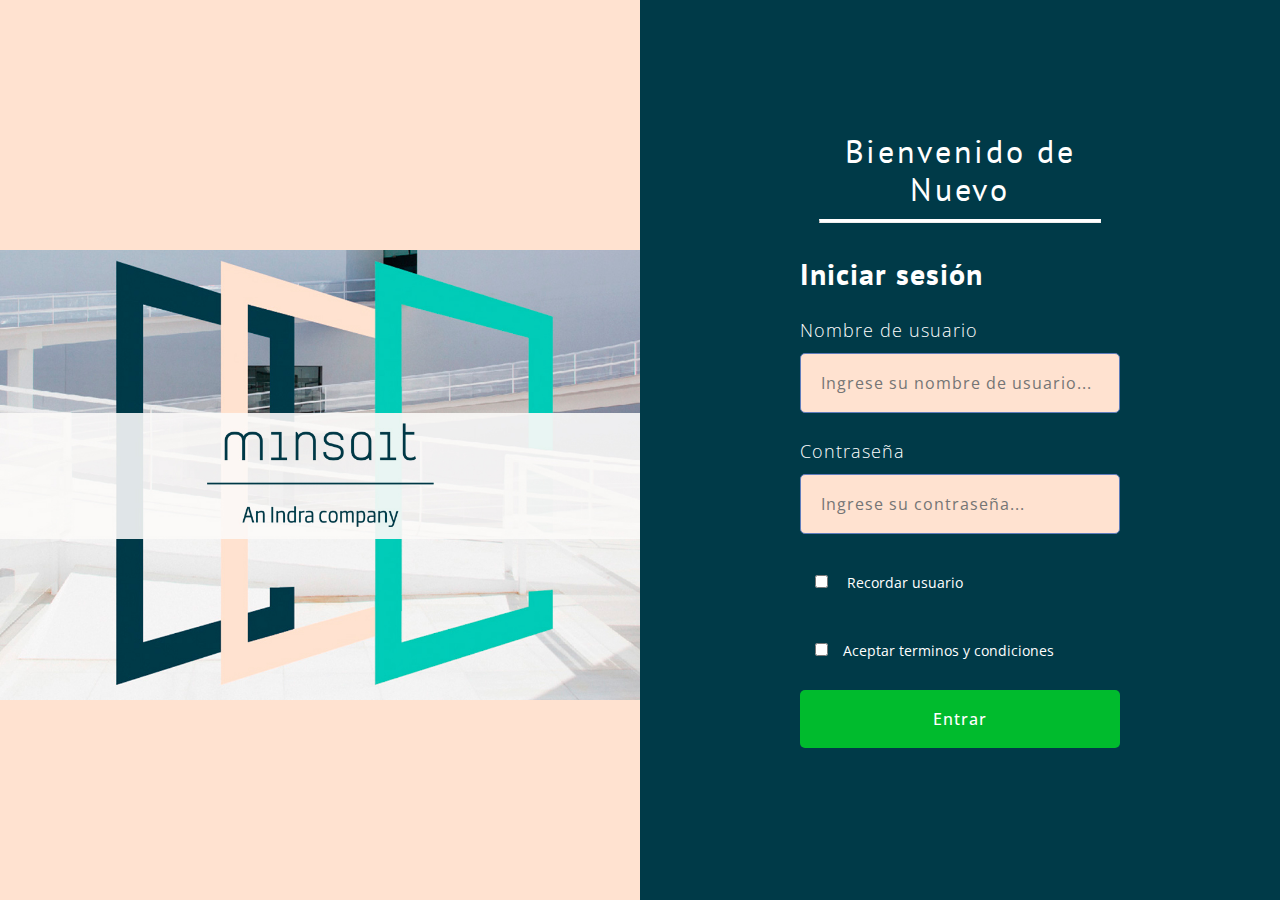
<file: index.html>
<!DOCTYPE html>
<html lang="en">
    <head>
        <meta charset="UTF-8">
        <meta name="viewport" content="width=device-width, initial-scale=1.0">
        <title>Iniciar Sesión</title>
        <meta name="description" content="Página web de para Bakindra">
    
        <!-- Prefetch -->
    
        <!-- Preload -->
        <link rel="preload" href="css/normalize.css" as="style">
        <link rel="stylesheet" href="css/normalize.css">
    
        <link rel="preload" href="https://fonts.googleapis.com/css2?family=Open+Sans&family=PT+Sans:wght@400;700&display=swap"  crossorigin="crossorigin" as="font">
        <link href="https://fonts.googleapis.com/css2?family=Open+Sans&family=PT+Sans:wght@400;700&display=swap" rel="stylesheet">
        
        <link rel="preload" href="css/estilos.css" as="style">
        <link rel="stylesheet" href="css/estilos.css">
    </head>
<body>
    <div class="container">
        <div class="container__image">
            <img src="img/MINSAIT.jpg" alt="imagen-login" class="img-bg">
        </div>
    
        <div class="content-data">
            
            <div class="formulario">
                <div class="formulario__text">
                    <h3 class="centrar-texto centrar-texto--o">Bienvenido  de  Nuevo</h3>
                    <hr class="contenedor__line"/>
                </div>
          
                <h2>Iniciar sesión</h2>
                <form method="get" action="bienvenida.html">
                    <div class="formulario__campos">
                        <span>Nombre de usuario</span>
                        <input class="formulario__input" type="text" name="" placeholder="Ingrese su nombre de usuario...">
                    </div>
                    <div class="formulario__campos">
                        <span>Contraseña</span>
                        <input class="formulario__input" type="password" name="" placeholder="Ingrese su contraseña...">
                    </div>
                    <div class="formulario__remember">
                        <label for=""><input type="checkbox" class="remember__check"><span class="remember__text"> Recordar usuario</span></label>
                    </div>
                    <div class="formulario__remember">
                        <label for=""><input type="checkbox" class="remember__check"><span class="remember__text">Aceptar terminos y condiciones</span> </label>
                    </div>
                    <div class="formulario__campos">
                        <input type="submit" name="" class="formulario__btn" value="Entrar">
                    </div>
                </form>
            </div>
        </div>
    </div>
</body>
</html>
</file>
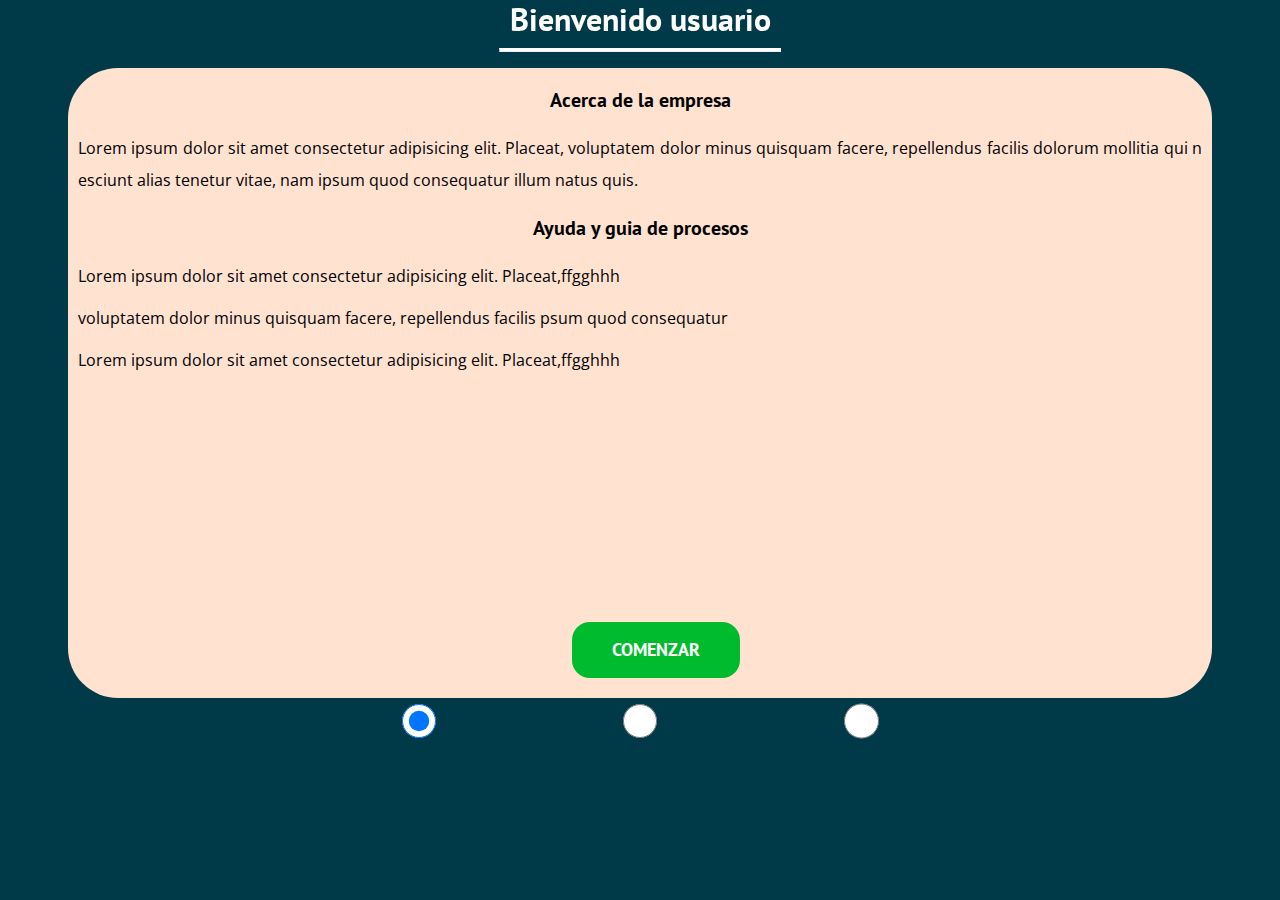
<file: bienvenida.html>
<!DOCTYPE html>
<html lang="en">
    <head>
        <meta charset="UTF-8">
        <meta name="viewport" content="width=device-width, initial-scale=1.0">
        <title>Bienvenida</title>
        <meta name="description" content="Página web de para Bakindra">
    
        <!-- Prefetch -->
       
    
        <!-- Preload -->
        <link rel="preload" href="css/normalize.css" as="style">
        <link rel="stylesheet" href="css/normalize.css">
    
        <link rel="preload" href="https://fonts.googleapis.com/css2?family=Open+Sans&family=PT+Sans:wght@400;700&display=swap"  crossorigin="crossorigin" as="font">
        <link href="https://fonts.googleapis.com/css2?family=Open+Sans&family=PT+Sans:wght@400;700&display=swap" rel="stylesheet">
        
        <link rel="preload" href="css/estilos.css" as="style">
        <link rel="stylesheet" href="css/estilos.css">
    </head>
<body>
    <div class="container">
        <div class="centrar-texto centrar-texto--bienvenida">
            <h3>Bienvenido usuario </h3>
            <hr class="contenedor__line"/>
        </div>    
       <!--  <div class="container__bienvenida"> -->
        <div class="main-p">
            <div class="textos centrar-texto">
                <div class="texto__paragraph">
                    <h3 class="texto__heading">Acerca de la empresa</h3>
                    <p>Lorem ipsum dolor sit amet consectetur adipisicing elit. Placeat, voluptatem dolor minus quisquam facere, repellendus facilis dolorum mollitia qui nesciunt alias tenetur vitae, nam ipsum quod consequatur illum natus quis.</p>
                </div>
                <div class="texto__paragraph">
                    <h3 class="texto__heading">Ayuda y guia de procesos</h3>
                    <p>Lorem ipsum dolor sit amet consectetur adipisicing elit. Placeat,ffgghhh</p> 
                    <p>voluptatem dolor minus quisquam facere, repellendus facilis psum quod consequatur </p>
                    <p>Lorem ipsum dolor sit amet consectetur adipisicing elit. Placeat,ffgghhh</p> 
                   
                </div>
                <div class="botones">
                    <a href="inicio.html" class="boton" >Comenzar</a>
                </div>
            </div>
            <div class="container__radios">
                <input type="radio" name="menu-content" checked="checked" class="radio-btn" value="valu1">
                <input type="radio" name="menu-content" class="radio-btn" value="valu2">
                <input type="radio" name="menu-content" class="radio-btn" value="valu3">
            </div>
        </div>
        
       
    </div>
</body>
</html>
</file>
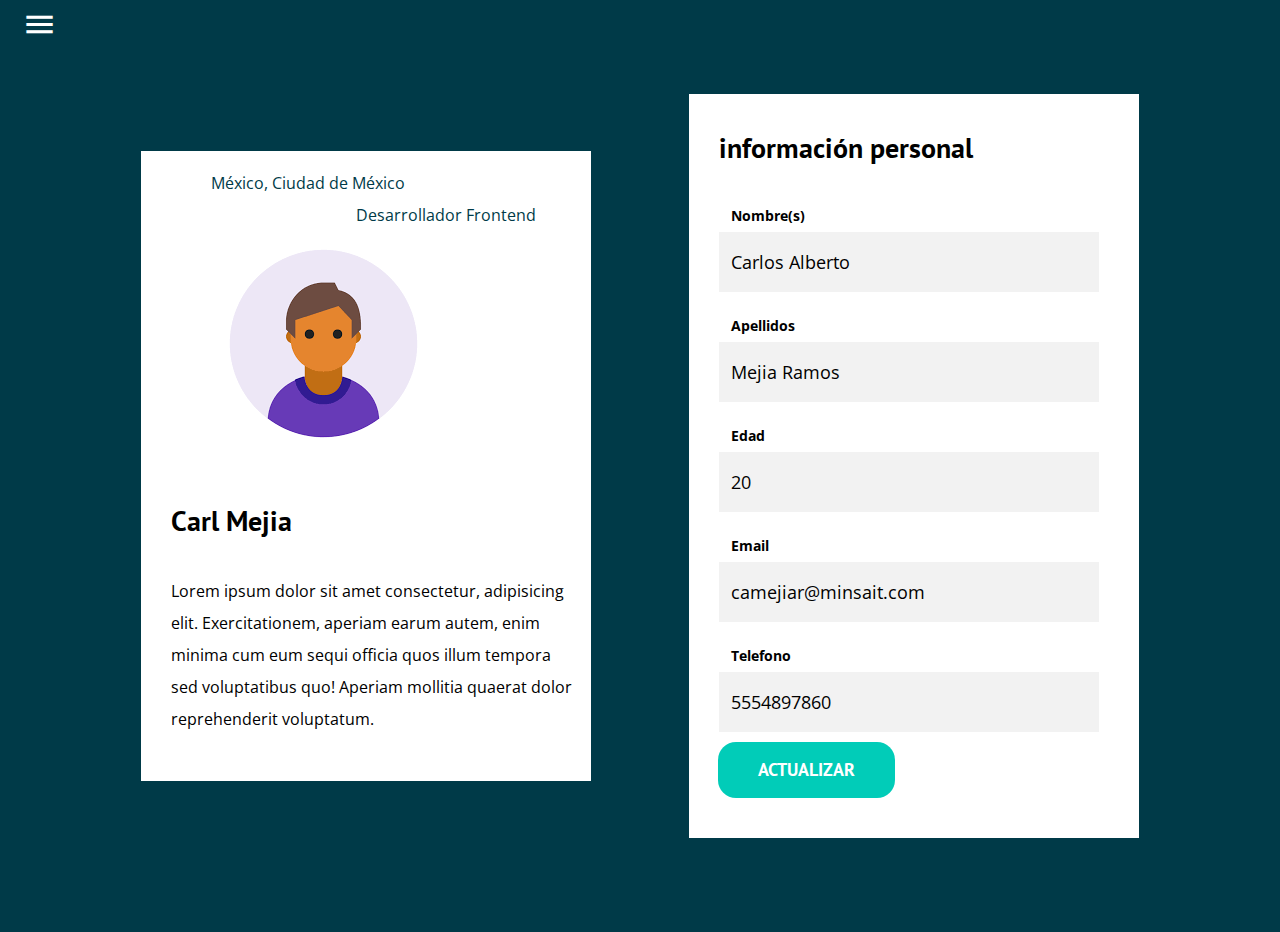
<file: perfil.html>
<!DOCTYPE html>
<html lang="en">
<head>
    <head>
        <meta charset="UTF-8">
        <meta http-equiv="X-UA-Compatible" content="IE=edge">
        <meta name="viewport" content="width=device-width, initial-scale=1.0">
        <title>Mi perfil</title>
        <link rel="stylesheet" href="https://fonts.googleapis.com/icon?family=Material+Icons">
        <!-- Preload -->
        <link rel="preload" href="css/normalize.css" as="style">
        <link rel="stylesheet" href="css/normalize.css">
            
        <link rel="preload" href="https://fonts.googleapis.com/css2?family=Open+Sans&family=PT+Sans:wght@400;700&display=swap"crossorigin="crossorigin" as="font">
        <link href="https://fonts.googleapis.com/css2?family=Open+Sans&family=PT+Sans:wght@400;700&display=swap" rel="stylesheet">
                
        <link rel="preload" href="css/estilos.css" as="style">
        <link rel="stylesheet" href="css/estilos.css">
    </head>
</head>
<body>
    <input type="checkbox" id="check">
    <label for="check">
        <i class="material-icons" id="icon-menu">menu</i>
        <i class="material-icons" id="icon-close">cancel</i>
    </label>
    <div class="sidebar">
        <header>Bankidra</header>
        <ul>
           <li>
            <a href="inicio.html" class="dropdown-btn">
                <i class="material-icons">home</i>
                Inicio
                <i class="material-icons" id="arrow-icon">keyboard_arrow_down</i>
              </a>
              <div class="dropdown-container">
                <a href="inicio.html"><i class="material-icons">dashboard</i>
                    Inicio
                </a>
           </li>
           <li>
            <a class="dropdown-btn">
                <i class="material-icons">people_alt</i>
                Aspirantes
                <i class="material-icons" id="arrow-icon">keyboard_arrow_down</i>
              </a>
              <div class="dropdown-container">
                <a href="aspirantes.html"><i class="material-icons">checklist</i>
                    Lista de Aspirantes
                </a>
           </li>
           <li>
            <a class="dropdown-btn">
                <i class="material-icons">quiz</i>
                Examenes
                <i class="material-icons" id="arrow-icon">keyboard_arrow_down</i>
              </a>
              <div class="dropdown-container">
                <a href="examen.html"><i class="material-icons">format_list_numbered</i>
                    Control de Examenes
                </a>
                <a href="examen.html"><i class="material-icons">checklist</i>
                    Gestión de Examenes
                </a>
           </li>
           <li>
            <a class="dropdown-btn">
                <i class="material-icons">history_edu</i>
                Contratos
                <i class="material-icons" id="arrow-icon">keyboard_arrow_down</i>
              </a>
              <div class="dropdown-container">
                <a href="contratos.html"><i class="material-icons">insert_drive_file
                </i>
                    Contratos
                </a>
           </li>
           <li>
            <a class="dropdown-btn">
                <i class="material-icons">settings</i>
                Configuración
                <i class="material-icons" id="arrow-icon">keyboard_arrow_down</i>
              </a>
              <div class="dropdown-container">
                <a href="configuracion.html"><i class="material-icons">settings_suggest
                </i>
                    Configuración
                </a>
                <a href="info.html"><i class="material-icons">contact_support

                </i>
                    Acerca de
                </a>
                <a href="perfil.html"><i class="material-icons">person</i>
                    Perfil
                </a>
           </li>
        </ul>
    </div>
    <div class="main">
        <div class="card">
            <div class="card__item">
                <div class="card__content">
                    <figure class="card__figure">
                        <span class="card__locate">México, Ciudad de México</span>
                        <span class="card__locate card__locate--right">Desarrollador Frontend</span>
                        <img src="img/user.png" alt="" class="card__img">
                    </figure>
                    
                    <div class="card__texts">
                        <h4 class="card__title">Carl Mejia</h4>
                        <p class="card__paragraph">Lorem ipsum dolor sit amet consectetur, adipisicing elit. Exercitationem, aperiam earum autem, enim minima cum eum sequi officia quos illum tempora sed voluptatibus quo! Aperiam mollitia quaerat dolor reprehenderit voluptatum.</p>
                    </div>
                </div>
            </div>
            <div class="card__item">
                <div class="card__content">
                    <!-- <figure class="card__figure">
                        <img src="" alt="" class="card__img">
                    </figure> -->
                    <div class="card__texts">
                        <h4 class="card__title">información personal</h4>
                        <form class="formulario card__formulario--profile">
                            <label class="formulario__label" for="nombre">Nombre(s)</label>
                            <input class="formulario__input" type="text" id="nombre" value="Carlos Alberto">
                            <label class="formulario__label" for="apellidos">Apellidos</label>
                            <input class="formulario__input"type="text" id="apellidos" value="Mejia Ramos">
                            <label class="formulario__label" for="edad">Edad</label>
                            <input class="formulario__input"type="number" id="edad" value="20">
                            <label class="formulario__label" for="email">Email</label>
                            <input class="formulario__input"type="email" id="email" value="camejiar@minsait.com">
                            <label class="formulario__label" for="email">Telefono</label>
                            <input class="formulario__input"type="number" id="telefono" value="5554897860">
                            <a href="#" class="boton boton--primario">Actualizar</a>
                          </form>
                    </div>
                </div>
            </div>
        </div>
    </div>
    <script src="js/app.js"></script>
</body>
</html>
</file>
<file: css/estilos.css>
:root {
  --fuenteHeading: "PT Sans", sans-serif;
  --fuenteParrafos: "Open Sans", sans-serif;
  --primario: #003a48;
  --secundario: #ffe2d0;
  --azul: #01CCB8;
  --gris: #e1e1e1;
  --blanco: #ffffff;
  --negro: #000000;
  --verde: #008F39;
  --amarillo: #D6CE18;
}
html {
  box-sizing: border-box;
  font-size: 62.5%; /* 1 rem = 10px */
}
*,
*:before,
*:after {
  box-sizing: inherit;
}
body {
  background-color: var(--primario);
  font-family: var(--fuenteParrafos);
  font-size: 1.6rem;
  line-height: 2;
}

.material-icons {
  color: var(--blanco);
}
/** Globales **/
/* .sidenav {
  height: 100%;
  width: 0;
  position: fixed;
  z-index: 1;
  top: 0;
  left: 0;
  background-color: #111;
  overflow-x: hidden;
  padding-top: 60px;
  transition: 0.5s;
} */

.sidebar {
  background: var(--azul);
  position: fixed;
  left: -300px;
  width: 300px;
  height: 100%;
  transition: all .5s ease;
}

.sidebar  ul {
  padding-left: 0;
}

.sidebar header {
  text-transform: uppercase;
  padding-left: 1rem;
  font-size: 30px;
  letter-spacing: 3pt;
  color: var(--blanco);
  line-height: 70px;
  user-select: none;
}

.sidebar ul a {
  display: block;
  height: 100%;
  width: 100%;
  line-height: 65px;
  font-size: 20px;
  color: var(--blanco);
  padding-left: 40px;
  box-sizing: border-box;
  box-shadow: inset 0px 4px 0px rgb(255, 255, 255, 0.25);
  /* border-bottom: 1px solid black; */
  transition: .4s;
}

ul li:hover, .dropdown-btn:hover {
  background: var(--negro);
}

.sidebar ul a i {
  margin-right: 15px;
}

#check {
  display: none;
}

label #icon-menu, label #icon-close {
  position: absolute;
  cursor: pointer;
}

label #icon-menu {
  left: 10px;
  top: 1px;
  font-size: 35px;
  color: var(--blanco);
  padding: 6px 12px;
  transition: all .5s;
}

label #icon-close {
  z-index: 1111;
  left: -195px;
  top: 32px;
  font-size: 30px;
  padding: 4px 9px;
}

#check:checked ~ .sidebar {
  left: 0;
}

#check:checked ~ label #icon-menu {
  left: 250px;
  opacity: 0;
  pointer-events: none;
}

#check:checked ~ label #icon-close {
  left: 195px;
}

#check:checked ~ .section__contenedor {
  margin-left: 250px;
}

.dropdown-container {
  display: none;
  background-color: var(--negro);
  padding-left: 8px;
}

.dropdown-btn {
  padding: 6px 8px 6px 16px;
  font-size: 20px;
  color: var(--blanco);
  display: block;
  border: none;
  background: none;
  width: 100%;
  text-align: left;
  cursor: pointer;
  outline: none;
}

.active {
  background-color: var(--verde);

}

#arrow-icon {
  
  float: right;
}
.main {
  transition: margin-left .5s;
  padding: 16px;
}

.main-p {
  background-color: var(--secundario);
  position: relative;
  margin: 0;
  border-radius: 5rem;
  margin: 62px;
  width: 100%;
  height: 70%;
}

.section__contenedor {
  background: url(banner.jpg) no-repeat;
  background-position: center;
  background-size: cover;
  height: 100vh;
  transition: all .5s;
 
}
.container {
  position: relative;
  width: 100%;
  height: 100vh;
  display: flex;
}

.container .container__image {
  position: relative;
  width: 50%;
  height: 100%;
}

.container .main-p {
  background-color: var(--secundario);
  position: relative;
  border-radius: 5rem;
  margin: 68px;
  width: 100%;
  height: 70%;
}

 .container__radios {
   text-align: center;
   position: absolute;
   left: 0px;
   right: 0px;
   bottom: 0px;
   height: 2.5px;
   z-index: 0;
}

/* .container .container__image:before {
  content: "";
  position: absolute;
  top: 0;
  left: 0;
  width: 100%;
  height: 100%;
  background: linear-gradient(255deg, #27b2d4, #FFFFFF);
  z-index: 1;
  mix-blend-mode: screen;
} */

/* .container .container__image img { */
.container .container__image img {
  position: absolute;
  top: 250px;
  left: 0;
  height: 50%;
  width: 100%;
  object-fit: cover;
}

.container__image {
  background-color: var(--secundario);
}

/* .container .content-data { */
.content-data {
  
  display: flex;
  justify-content: center;
  align-items: center;
  width: 50%;
  height: 100%;
}

li {
  list-style: none;
}

a {
  text-decoration: none;
}
h1,
h2,
h3,
h4 {
  font-family: var(--fuenteHeading);
  line-height: 1.2;
}
h1 {
  font-size: 4.8rem;
}
h2 {
  font-size: 4rem;
}
h3 {
  font-size: 3.2rem;
}
h4 {
  font-size: 2.8rem;
}
img {
  max-width: 100%;
}
.centrar-texto {
  text-align: center;
}
.centrar-texto--o {
  display: inline-block;
  margin: auto;
  color: var(--blanco);
  text-align: center;
  font-weight: normal;
  letter-spacing: 2pt;
  width: 100%;
}

.texto__heading {
  font-size: 2rem;
}

.centrar-texto--bienvenida {
  position: fixed;
  color: var(--blanco);
  text-align: center;
  font-weight: bold;
  width: 100%;
}

.centrar-texto--bienvenida h3 {
  margin: 0;
  margin-bottom: 10px;
}


.textos p {
  margin: 1rem;
  text-align: justify;
}

/* .container .content-data .formulario { */
.formulario {
  width: 50%;
}

.card__formulario--profile  {
  margin: px;
  
}

.formulario__label {
  font-weight: bold;
  color:  var(--negro);
  display: block;
  font-size: 14px;
  height: 25px;
  margin-top: 20px;
  margin-bottom: 5px;
  
}
.formulario__input {
  color: var(--negro);
  font-size: 18px;
  height: 60px;
  line-height: 30px;
  background: rgb(6 3 3 / 5%);
  width: 380px;
}

.formulario__input, .formulario__label {
  border: none;
  padding: 0 12px;
/*   background: rgb(6 3 3 / 5%); */
  background: linear-gradient(top, #000000, #b81a1a);
  
  
  outline: invert;
}
.formulario__input::-moz-focus-inner { 
  border: 0; 
}
#submit {
  color: #707075;
  margin-top: 40px;
  transition: color 300ms;
}
#submit:focus {
  color: #f2f2f2;
}
#submit:active {
  color: #d0d0d2;
}

.contenedor__line {
  max-width: 280px;
  border-top: 3px solid var(--blanco);
}

.contenedor__line--active {
  border-top: 3px solid var(--azul);
}

/* .container .content-data .formulario h2 { */
.formulario h2 {
  color: var(--blanco);
  font-weight: 600;
  font-size: 3rem;
  margin-bottom: 20px;
  display: inline-block;
  letter-spacing: 1px;
}

/* .container .content-data .formulario .formulario__campos { */
.formulario__campos {
  margin-bottom: 20px;
}

/* .container .content-data .formulario .formulario__campos span { */
.formulario__campos span {
  font-size: 18px;
  margin-bottom: 5px;
  display: inline-block;
  color: var(--blanco);
  font-weight: 300;
  letter-spacing: 1px;
}

/* .container .content-data .formulario .formulario__campos input { */
.formulario__campos input {
  width: 100%;
  padding: 20px 20px;
  outline: none;
  font-weight: 400;
  border: 1px solid #607dbb;
  font-size: 16px;
  letter-spacing: 1px;
  color: var(--negro);
  background: transparent;
  background-color: var(--secundario);
  border-radius: 5px;
}

/* .container .content-data .formulario .formulario__campos .formulario__btn { */
.formulario__campos .formulario__btn {
  background: #00bb2d;
  color: var(--blanco);
  font-style: bold;
  outline: none;
  border: none;
  font-weight: 500;
  cursor: pointer;
}

/* .container .content-data .formulario .formulario__campos .formulario__btn:hover { */
.formulario__btn:hover {
  background-color: #03a9f4;
}

/* .container .content-data .formulario .formulario__remember { */
.formulario__remember {
  margin-bottom: 10px;
  padding: 1.5rem;
  color: var(--blanco);
  font-weight: 400;
  font-size: 14px;
}

.formulario__remember span {
  margin: 1.5rem;
}

.boton {
  display: inline-block;
  position: absolute;
  bottom: 0;
  right: 50%;
  margin-right: -100px;
  background-color: #00BB2D;
  font-family: var(--fuenteHeading);
  color: var(--blanco);
  text-align: center;
  padding: 1rem 4rem;
  font-size: 1.8rem;
  text-transform: uppercase;
  font-weight: 700;
  margin-bottom: 2rem;
  border: none;
  border-radius: 1.8rem;
}

.boton--primario {
  background-color: var(--azul);
  position: relative;
  right: 1px;
  top: 10px;
  text-align: left;
}

.radio-btn{
  border: 0px;
  width: 3%;
  height: 1em;
  margin-left:8%;
	margin-right:8%;
  font-size: 50px;
  
}

.radio-btn:after {
  color: #ffa500;
}

.main-p {
  margin: 0;
  background-color: #01CCB8;
}

.main-p .textos p {
  word-break:break-all;
  overflow-wrap: break-word;
}

.table-container {
  padding: 0 auto;
  margin: 10px auto 0;
}

.heading {
  font-size: 40px;
  text-align: center;
  color: #f1f1f1;
  margin-bottom: 40px;
}

.table {
  width: 100%;
  border-collapse: collapse;
  background: var(--blanco);
}

.table thead {
  background-color: var(--azul);
}

tbody tr:nth-child(even)
{
  background: var(--secundario);
}

.table thead tr th {
  font-size: 14px;
  font-weight: 600;
  letter-spacing: 0.35px;
  color: #ffffff;
  opacity: 1;
  padding: 12px;
  vertical-align: top;
  border: 1px solid #dee2e685;
}

.table tbody tr td {
  font-size: 14px;
  letter-spacing: 0.35px;
  font-weight: normal;
  color: var(--negro);
  padding: 8px;
  text-align: center;
  border: 1px solid #dee2e685;
}

.table .text-open {
  font-size: 16px;
  font-weight: bold;
  letter-spacing: 0.35px;
  color: var(--blanco);
  border-radius: 5px;
}

.text-open--termina {
  background-color: var(--verde);
}
.text-open--pendiente {
  background-color: var(--amarillo);
}
.text-open--asignada {
  background-color: var(--azul);
}

.btn {
  width: 40px;
  display: inline-block;
  background-color: #ff1046;
  font-weight: 600;
  color: #ffffff;
  text-align: center;
  vertical-align: middle;
  cursor: pointer;
  border-radius: 6px;
  font-size: 14px;
  opacity: 1;
}

.table tbody tr td .btn--revisar {
  background-color: #2A68B1;
}
.table tbody tr td .btn--seguimiento {
  background-color: #D6CE18;
}
.table tbody tr td .btn--finalizar {
  background-color: #00bb2d;
}

.contenedor__acciones {
  width: 250px;
}

.contenidos {
  display: flex;
  justify-content: center;
  gap: 10rem;
}

.contenidos__texto {
  color: var(--blanco)
}

.card {
  width: 90%;
  margin: 0 auto;
  padding: 60px 0;
  max-width: 1200px;
  min-height: 100vh;
  display: flex;
  align-items: center;
  justify-content: space-evenly;
  gap: 3.5rem;
  flex-wrap: wrap;
}

.card__item {
  background-color: var(--blanco);
  padding-bottom: 3rem;
  flex-basis: 280px;
  max-width: 450px;
  flex-grow: 1;
}

.card__content {
  width: 90%;
  
  margin: 0 30px;
}

.card__locate {
  color: var(--primario);
  float: left;

}

.card__locate--right {
  float: right;
}

.card__picture {
  width: 90%;
  margin: 0 auto;
  background: cornflowerblue;
  position: relative;
  bottom: 2rem;
}

@media only screen and (min-width: 300px) and (max-width: 868px)
{
  .container .container__image {
    position: absolute;
    top: 0;
    left: 0;
    width: 100%;
    height: 100%;
  }
  .container  .main-p{
    background-color: var(--secundario);
    position: relative;
    margin: 0;
    margin-left: 5px;
    width: 100%;
    height: 80%;
    margin-top: 70px;
    
  }

  .container .content-data {
    display: flex;
    justify-content: center;
    align-items: center;
    width: 100%;
    height: 100%;
    z-index: 1;
  }

  .container .content-data .formulario {
    width: 100%;
    padding: 40px;
    background-color: rgb(1 57 73 / 0.9);
  }
  .container .content-data .formulario h3 {
    color: var(--blanco);
    text-align: center;
    margin: 30px 0 10px;
    font-weight: 500;
  }

  .main-p .textos  {
    /* background-color: #00bb2d; */
 
    width: 400px;
  }

  .boton {
    display: block;
    position: relative;
    margin: 1rem;
    right: 0;
  }

  .botones {
    
  text-align: center;
  vertical-align: bottom;
  height: 13%;
  width: 100%;
  bottom: 0px;
  position: absolute;
  }

  .radio-btn {
    width: 6.5%;
    height: 1em;
  }

  .table thead {
    display: none;
  }

  .table, .table tbody, .table tr, .table td {
    display: block;
    width: 100%;
    border-radius: 10px;
  }
 
  .table tr {
    background-color: var(--secundario);
    margin-bottom: 15px; 
  }


  .table tbody tr td {
    color: var(--negro);
    text-align: left;
    padding-left: 35%;
    position: relative;
  }

  tbody tr:nth-child(even)
  {
    padding-bottom: 10px;
    background: var(--secundario);
  }

  .table td:before {
    content: attr(data-label);
    position: absolute;
    left: 0;
    width: 50%;
    padding-left: 1.5px;
    font-weight: 600;
    font-size: 16px;
    text-align: left;
  }


  .contenidos {
    padding-top: 25px;
    justify-content: first baseline;
    gap: 2rem;
  }

  .contenidos__texto, span {
    font-size: 16px;
  }

  .remember__text {
    font-size: 16px;
  }

  .sidebar {
     z-index: 2;
     opacity: 1;
     
   }

}
</file>
